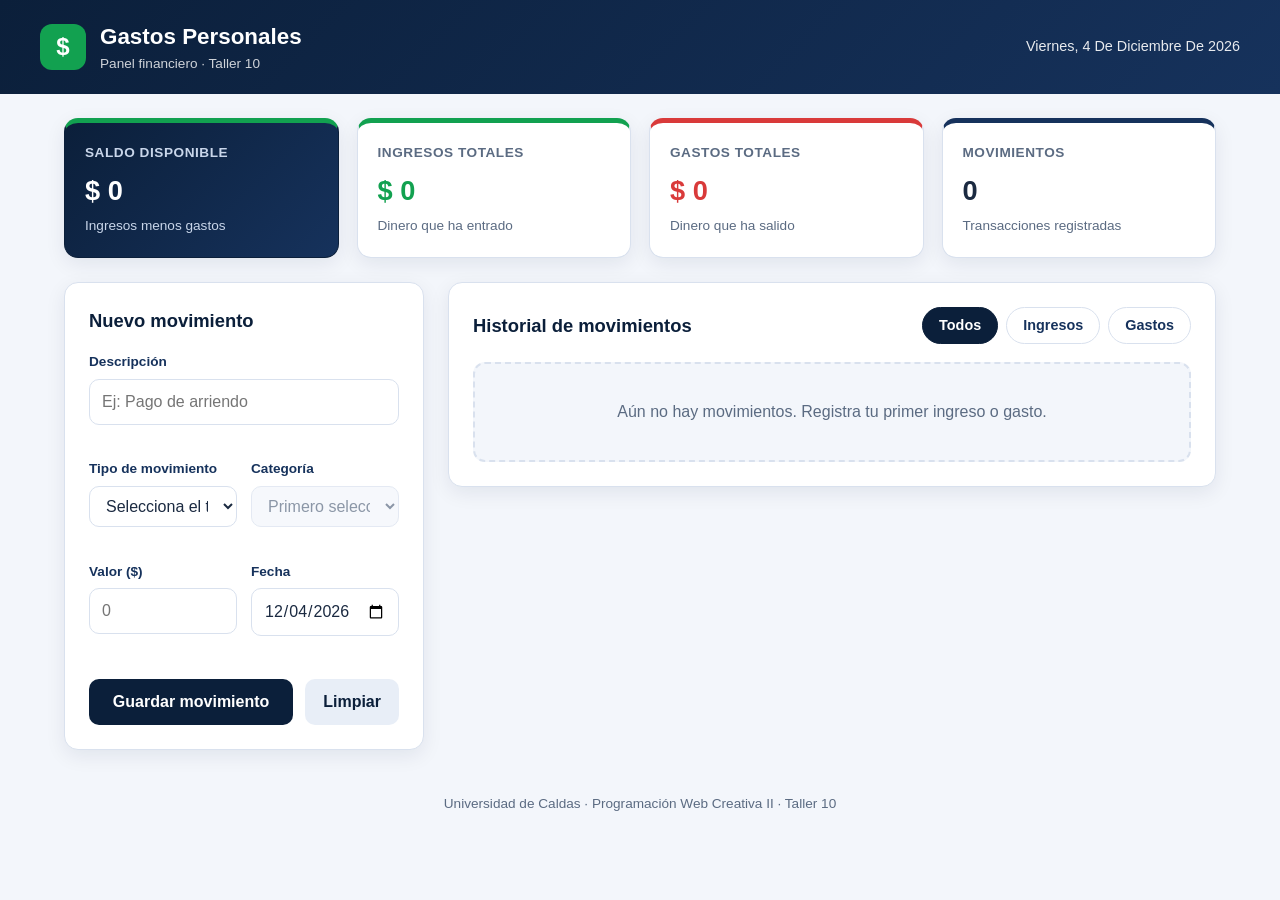
<file: codigos10/index.html>
<!DOCTYPE html>
<html lang="es">
<head>
  <meta charset="UTF-8">
  <meta name="viewport" content="width=device-width, initial-scale=1.0">
  <meta name="description" content="Gestión de gastos personales - Taller 10">
  <title>Gestión de Gastos Personales</title>
  <link rel="stylesheet" href="styles.css">
</head>
<body>


  <header class="encabezado">
    <div class="encabezado__contenido">
      <div class="marca">
        <span class="marca__icono" aria-hidden="true">$</span>
        <div>
          <h1 class="marca__titulo">Gastos Personales</h1>
          <p class="marca__subtitulo">Panel financiero &middot; Taller 10</p>
        </div>
      </div>
      <p class="encabezado__fecha" id="fechaActual"></p>
    </div>
  </header>


  <main class="contenedor">


    <div class="aviso" id="aviso" role="status" aria-live="polite" hidden></div>


    <section class="resumen" aria-label="Resumen financiero">
      <article class="tarjeta tarjeta--saldo">
        <h2 class="tarjeta__titulo">Saldo disponible</h2>
        <p class="tarjeta__valor" id="saldoTotal">$ 0</p>
        <p class="tarjeta__nota" id="notaSaldo">Ingresos menos gastos</p>
      </article>


      <article class="tarjeta tarjeta--ingreso">
        <h2 class="tarjeta__titulo">Ingresos totales</h2>
        <p class="tarjeta__valor" id="totalIngresos">$ 0</p>
        <p class="tarjeta__nota">Dinero que ha entrado</p>
      </article>


      <article class="tarjeta tarjeta--gasto">
        <h2 class="tarjeta__titulo">Gastos totales</h2>
        <p class="tarjeta__valor" id="totalGastos">$ 0</p>
        <p class="tarjeta__nota">Dinero que ha salido</p>
      </article>


      <article class="tarjeta tarjeta--movimientos">
        <h2 class="tarjeta__titulo">Movimientos</h2>
        <p class="tarjeta__valor" id="totalMovimientos">0</p>
        <p class="tarjeta__nota">Transacciones registradas</p>
      </article>
    </section>


    <div class="panel-principal">


      <section class="panel" aria-labelledby="tituloFormulario">
        <h2 class="panel__titulo" id="tituloFormulario">Nuevo movimiento</h2>


        <form id="formMovimiento" novalidate>
          <div class="campo">
            <label for="descripcion">Descripci&oacute;n</label>
            <input type="text" id="descripcion" name="descripcion"
                   maxlength="60" placeholder="Ej: Pago de arriendo"
                   autocomplete="off">
            <small class="error" id="errorDescripcion"></small>
          </div>


          <div class="campo-doble">
            <div class="campo">
              <label for="tipo">Tipo de movimiento</label>
              <select id="tipo" name="tipo">
                <option value="">Selecciona el tipo</option>
                <option value="ingreso">Ingreso</option>
                <option value="gasto">Gasto</option>
              </select>
              <small class="error" id="errorTipo"></small>
            </div>


            <div class="campo">
              <label for="categoria">Categor&iacute;a</label>
              <select id="categoria" name="categoria"></select>
              <small class="error" id="errorCategoria"></small>
            </div>
          </div>


          <div class="campo-doble">
            <div class="campo">
              <label for="valor">Valor ($)</label>
              <input type="number" id="valor" name="valor"
                     min="0" step="any" placeholder="0" inputmode="decimal">
              <small class="error" id="errorValor"></small>
            </div>


            <div class="campo">
              <label for="fecha">Fecha</label>
              <input type="date" id="fecha" name="fecha">
              <small class="error" id="errorFecha"></small>
            </div>
          </div>


          <div class="acciones">
            <button type="submit" class="btn btn--primario">
              Guardar movimiento
            </button>
            <button type="button" class="btn btn--secundario" id="btnLimpiar">
              Limpiar
            </button>
          </div>
        </form>
      </section>


      <section class="panel" aria-labelledby="tituloListado">
        <div class="listado__cabecera">
          <h2 class="panel__titulo" id="tituloListado">Historial de movimientos</h2>


          <div class="filtros" id="filtros" role="group"
               aria-label="Filtrar movimientos por tipo">
            <button type="button" class="filtro activo" data-filtro="todos"
                    aria-pressed="true">Todos</button>
            <button type="button" class="filtro" data-filtro="ingreso"
                    aria-pressed="false">Ingresos</button>
            <button type="button" class="filtro" data-filtro="gasto"
                    aria-pressed="false">Gastos</button>
          </div>
        </div>


        <div class="tabla-contenedor" id="tablaContenedor">
          <table class="tabla">
            <caption class="solo-lectores">Listado de movimientos financieros</caption>
            <thead>
              <tr>
                <th scope="col">Fecha</th>
                <th scope="col">Descripci&oacute;n</th>
                <th scope="col">Categor&iacute;a</th>
                <th scope="col">Tipo</th>
                <th scope="col" class="columna-valor">Valor</th>
                <th scope="col">Acci&oacute;n</th>
              </tr>
            </thead>
            <tbody id="cuerpoTabla"></tbody>
          </table>
        </div>


        <p class="vacio" id="mensajeVacio" hidden></p>
      </section>


    </div>
  </main>


  <footer class="pie">
    <p>
      Universidad de Caldas &middot; Programaci&oacute;n Web Creativa II
      &middot; Taller 10
    </p>
  </footer>


  <script src="script.js"></script>
</body>
</html>
</file>
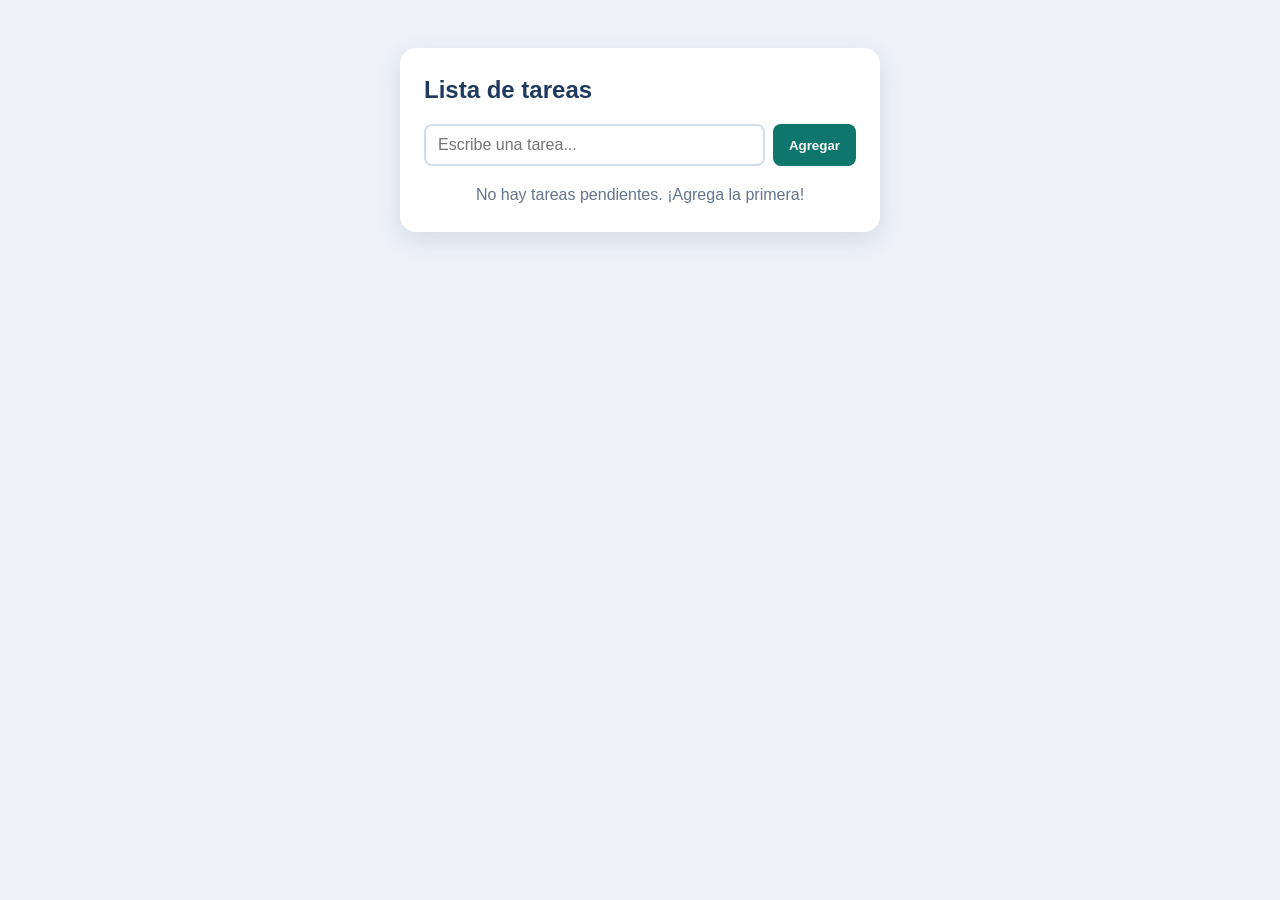
<file: codigos7/index.html>
<!DOCTYPE html>
<html lang="es">
<head>
  <meta charset="UTF-8">
  <meta name="viewport" content="width=device-width, initial-scale=1.0">
  <title>Lista de tareas</title>
  <link rel="stylesheet" href="styles.css">
</head>
<body>
  <main class="app">
    <h1>Lista de tareas</h1>
 
    <form id="formTarea" class="formulario">
      <input type="text" id="inputTarea" placeholder="Escribe una tarea..."
        maxlength="80" autocomplete="off" required>
      <button type="submit">Agregar</button>
    </form>
 
    <ul id="listaTareas"></ul>
    <p id="mensajeVacio">No hay tareas pendientes. ¡Agrega la primera!</p>
  </main>
 
  <script src="script.js"></script>
</body>
</html>
</file>
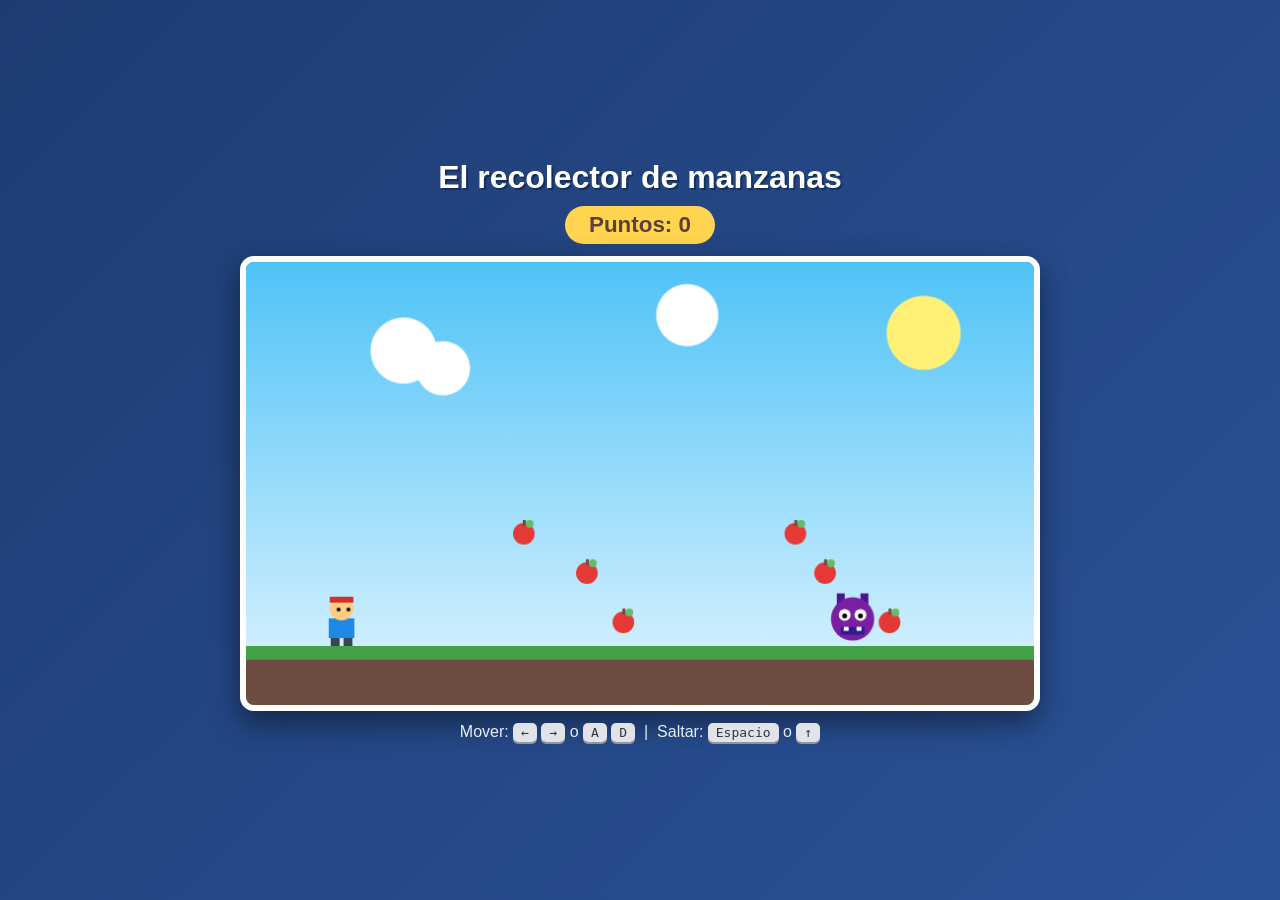
<file: codigos8/index.html>
<!DOCTYPE html>
<html lang="es">
<head>
  <meta charset="UTF-8">
  <meta name="viewport" content="width=device-width, initial-scale=1.0">
  <title>El recolector de manzanas</title>
  <link rel="stylesheet" href="styles.css">
</head>
<body>
  <main class="juego">
    <h1>El recolector de manzanas</h1>

    <div class="marcador">Puntos: <span id="puntos">0</span></div>

    <div class="contenedor">
      <!-- Aquí se dibuja el escenario con JavaScript -->
      <canvas id="lienzo" width="800" height="450"></canvas>

      <!-- Pantalla que aparece cuando el monstruo atrapa al personaje -->
      <div id="final" class="oculto">
        <h2>¡Juego terminado!</h2>
        <p>Puntuación final: <span id="puntosFinal">0</span></p>
        <button id="reiniciar">Volver a jugar</button>
      </div>
    </div>

    <p class="ayuda">
      Mover: <kbd>&larr;</kbd> <kbd>&rarr;</kbd> o <kbd>A</kbd> <kbd>D</kbd>
      &nbsp;|&nbsp;
      Saltar: <kbd>Espacio</kbd> o <kbd>&uarr;</kbd>
    </p>
  </main>

  <script src="script.js"></script>
</body>
</html>
</file>
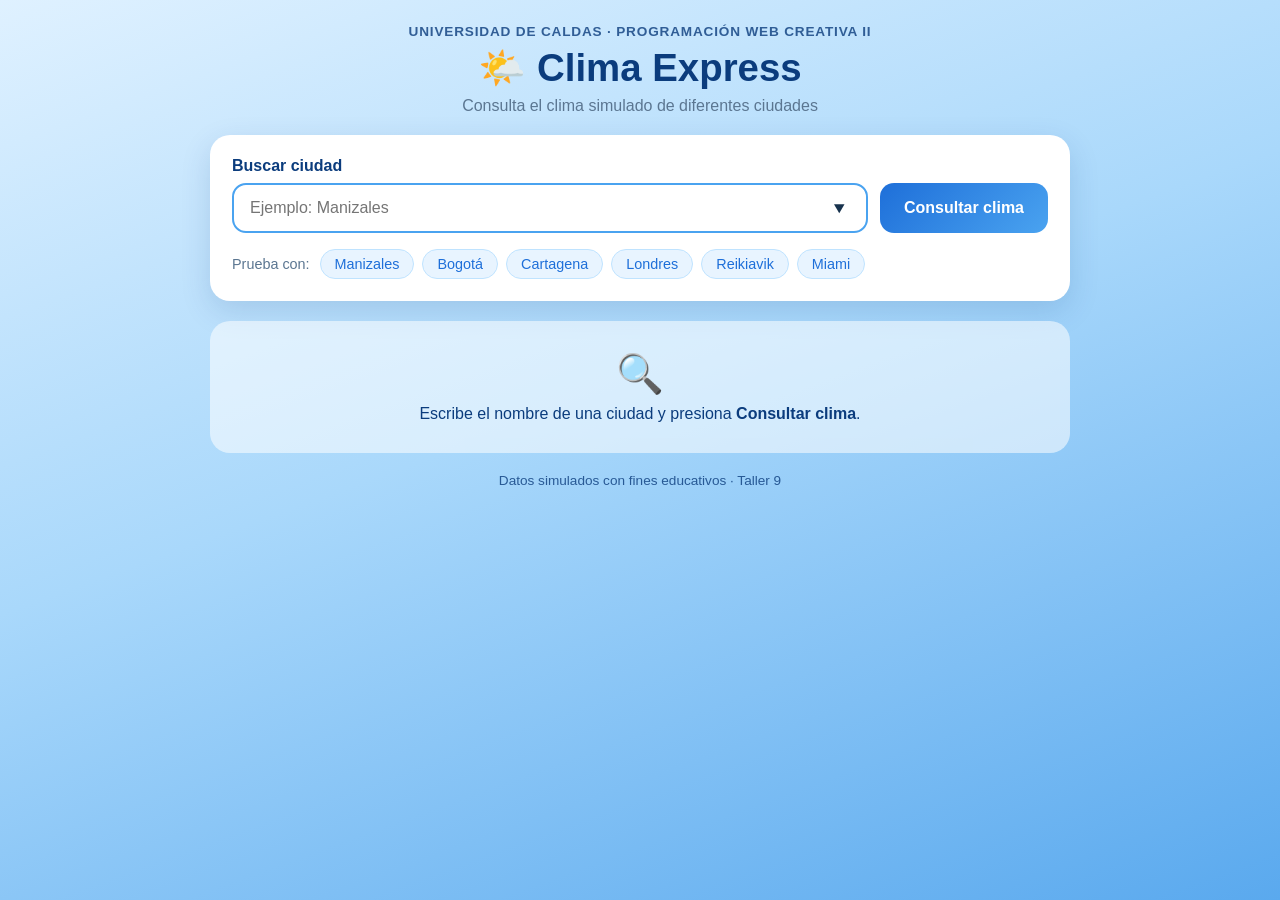
<file: codigos9/index.html>
<!DOCTYPE html>
<html lang="es">
<head>
  <!-- Codificación de caracteres y adaptación a dispositivos móviles -->
  <meta charset="UTF-8">
  <meta name="viewport" content="width=device-width, initial-scale=1.0">
  <title>Taller 9 - Aplicación del Clima</title>


  <!-- Enlace a la hoja de estilos externa -->
  <link rel="stylesheet" href="styles.css">
</head>
<body>
  <main class="app">


    <!-- Encabezado de la aplicación -->
    <header class="encabezado">
      <p class="encabezado__etiqueta">
        Universidad de Caldas · Programación Web Creativa II
      </p>
      <h1 class="encabezado__titulo"><span aria-hidden="true">🌤️</span> Clima Express</h1>
      <p class="encabezado__subtitulo">Consulta el clima simulado de diferentes ciudades</p>
    </header>


    <!-- Buscador de ciudades -->
    <section class="buscador" aria-label="Buscador de ciudades">
      <label class="buscador__etiqueta" for="campoCiudad">Buscar ciudad</label>
      <div class="buscador__fila">
        <input id="campoCiudad" class="buscador__campo" type="text" list="listaCiudades"
               placeholder="Ejemplo: Manizales" autocomplete="off" maxlength="40">
        <datalist id="listaCiudades"></datalist>
        <button id="botonConsultar" class="buscador__boton" type="button">
          Consultar clima
        </button>
      </div>
      <p id="mensajeError" class="mensaje-error" role="alert" hidden></p>
      <div class="sugerencias">
        <span class="sugerencias__texto">Prueba con:</span>
        <div id="contenedorSugerencias" class="sugerencias__lista"></div>
      </div>
    </section>


    <!-- Mensaje inicial (visible antes de la primera consulta) -->
    <section id="mensajeInicial" class="inicio">
      <p class="inicio__icono" aria-hidden="true">🔍</p>
      <p>Escribe el nombre de una ciudad y presiona <strong>Consultar clima</strong>.</p>
    </section>


    <!-- Resultado de la consulta (oculto hasta que exista una ciudad válida) -->
    <section id="resultado" class="resultado" aria-live="polite" hidden>


      <!-- Tarjeta principal: ciudad, estado y temperatura -->
      <article id="tarjetaPrincipal" class="tarjeta-principal">
        <div class="tarjeta-principal__info">
          <h2 id="nombreCiudad" class="tarjeta-principal__ciudad"></h2>
          <p id="nombrePais" class="tarjeta-principal__pais"></p>
          <p id="fechaActual" class="tarjeta-principal__fecha"></p>
          <p id="estadoClima" class="tarjeta-principal__estado"></p>
        </div>
        <div class="tarjeta-principal__clima">
          <span id="iconoClima" class="tarjeta-principal__icono" aria-hidden="true"></span>
          <p class="tarjeta-principal__temperatura"><span id="temperatura"></span>°C</p>
        </div>
      </article>


      <!-- Tarjetas de detalle: sensación térmica, humedad y viento -->
      <div class="detalles">
        <article class="detalle">
          <p class="detalle__icono" aria-hidden="true">🌡️</p>
          <p class="detalle__titulo">Sensación térmica</p>
          <p class="detalle__valor"><span id="sensacion"></span>°C</p>
        </article>


        <article class="detalle">
          <p class="detalle__icono" aria-hidden="true">💧</p>
          <p class="detalle__titulo">Humedad</p>
          <p class="detalle__valor"><span id="humedad"></span>%</p>
          <div class="barra"><div id="barraHumedad" class="barra__relleno"></div></div>
        </article>


        <article class="detalle">
          <p class="detalle__icono" aria-hidden="true">💨</p>
          <p class="detalle__titulo">Velocidad del viento</p>
          <p class="detalle__valor"><span id="viento"></span> km/h</p>
        </article>
      </div>


      <!-- Pronóstico simulado de cinco días -->
      <section class="pronostico">
        <h3 class="pronostico__titulo">Pronóstico de 5 días</h3>
        <div id="listaPronostico" class="pronostico__lista"></div>
      </section>
    </section>


    <footer class="pie">Datos simulados con fines educativos · Taller 9</footer>
  </main>


  <!-- Enlace al archivo de JavaScript (al final para que el HTML ya exista) -->
  <script src="script.js"></script>
</body>
</html>
</file>
<file: codigos10/styles.css>
/* ==========================================================
   Taller 10 - Sistema de Gestión de Gastos Personales
   Universidad de Caldas - Programación Web Creativa II
   ========================================================== */


/* ---------- 1. Variables de diseño ---------- */
:root {
  --azul-oscuro: #0b1f3a;
  --azul-medio: #16325c;
  --azul-claro: #e8eef7;
  --verde: #12a150;
  --verde-oscuro: #0c7a3a;
  --verde-fondo: #e6f6ed;
  --rojo: #d93a3a;
  --rojo-oscuro: #b02a2a;
  --rojo-fondo: #fdeaea;
  --blanco: #ffffff;
  --fondo: #f3f6fb;
  --texto: #1b2a41;
  --texto-suave: #5b6b82;
  --borde: #d9e1ee;
  --radio: 14px;
  --sombra: 0 6px 20px rgba(11, 31, 58, 0.08);
}


/* ---------- 2. Reinicio y base ---------- */
*,
*::before,
*::after {
  box-sizing: border-box;
}


[hidden] {
  display: none !important;
}


body {
  margin: 0;
  font-family: "Segoe UI", Roboto, "Helvetica Neue", Arial, sans-serif;
  font-size: 16px;
  line-height: 1.5;
  color: var(--texto);
  background-color: var(--fondo);
}


h1,
h2,
p {
  margin: 0;
}


.solo-lectores {
  position: absolute;
  width: 1px;
  height: 1px;
  overflow: hidden;
  clip: rect(0, 0, 0, 0);
  white-space: nowrap;
}


/* ---------- 3. Encabezado (Flexbox) ---------- */
.encabezado {
  background: linear-gradient(135deg, var(--azul-oscuro), var(--azul-medio));
  color: var(--blanco);
  padding: 20px 24px;
}


.encabezado__contenido {
  display: flex;
  align-items: center;
  justify-content: space-between;
  gap: 16px;
  max-width: 1200px;
  margin: 0 auto;
}


.marca {
  display: flex;
  align-items: center;
  gap: 14px;
}


.marca__icono {
  display: flex;
  align-items: center;
  justify-content: center;
  width: 46px;
  height: 46px;
  border-radius: 12px;
  background-color: var(--verde);
  font-size: 1.5rem;
  font-weight: 700;
}


.marca__titulo {
  font-size: 1.4rem;
  font-weight: 700;
}


.marca__subtitulo {
  font-size: 0.85rem;
  opacity: 0.8;
}


.encabezado__fecha {
  font-size: 0.9rem;
  text-transform: capitalize;
  opacity: 0.9;
}


/* ---------- 4. Contenedor y avisos ---------- */
.contenedor {
  max-width: 1200px;
  margin: 0 auto;
  padding: 24px;
}


.aviso {
  margin-bottom: 18px;
  padding: 12px 16px;
  border-radius: 10px;
  font-weight: 600;
  border: 1px solid transparent;
}


.aviso--exito {
  color: var(--verde-oscuro);
  background-color: var(--verde-fondo);
  border-color: var(--verde);
}


.aviso--error {
  color: var(--rojo-oscuro);
  background-color: var(--rojo-fondo);
  border-color: var(--rojo);
}


/* ---------- 5. Tarjetas de indicadores (Grid) ---------- */
.resumen {
  display: grid;
  grid-template-columns: repeat(4, 1fr);
  gap: 18px;
  margin-bottom: 24px;
}


.tarjeta {
  padding: 20px;
  background-color: var(--blanco);
  border: 1px solid var(--borde);
  border-top: 5px solid var(--azul-medio);
  border-radius: var(--radio);
  box-shadow: var(--sombra);
}


.tarjeta__titulo {
  font-size: 0.85rem;
  font-weight: 600;
  letter-spacing: 0.04em;
  text-transform: uppercase;
  color: var(--texto-suave);
}


.tarjeta__valor {
  margin: 8px 0 4px;
  font-size: 1.7rem;
  font-weight: 700;
  word-break: break-word;
}


.tarjeta__nota {
  font-size: 0.85rem;
  color: var(--texto-suave);
}


.tarjeta--saldo {
  color: var(--blanco);
  background: linear-gradient(135deg, var(--azul-oscuro), var(--azul-medio));
  border-color: var(--azul-oscuro);
  border-top-color: var(--verde);
}


.tarjeta--saldo .tarjeta__titulo,
.tarjeta--saldo .tarjeta__nota {
  color: #c9d6ea;
}


.tarjeta--saldo.saldo-negativo {
  border-top-color: var(--rojo);
}


.tarjeta--saldo.saldo-negativo .tarjeta__valor {
  color: #ff9a9a;
}


.tarjeta--ingreso {
  border-top-color: var(--verde);
}


.tarjeta--ingreso .tarjeta__valor {
  color: var(--verde);
}


.tarjeta--gasto {
  border-top-color: var(--rojo);
}


.tarjeta--gasto .tarjeta__valor {
  color: var(--rojo);
}


/* ---------- 6. Distribución principal (Grid) ---------- */
.panel-principal {
  display: grid;
  grid-template-columns: 360px 1fr;
  gap: 24px;
  align-items: start;
}


.panel {
  padding: 24px;
  background-color: var(--blanco);
  border: 1px solid var(--borde);
  border-radius: var(--radio);
  box-shadow: var(--sombra);
  min-width: 0;
}


.panel__titulo {
  margin-bottom: 18px;
  font-size: 1.15rem;
  color: var(--azul-oscuro);
}


/* ---------- 7. Formulario ---------- */
.campo {
  display: flex;
  flex-direction: column;
  gap: 6px;
  margin-bottom: 16px;
  min-width: 0;
}


.campo-doble {
  display: grid;
  grid-template-columns: 1fr 1fr;
  gap: 14px;
}


label {
  font-size: 0.85rem;
  font-weight: 600;
  color: var(--azul-medio);
}


input,
select {
  width: 100%;
  padding: 10px 12px;
  font: inherit;
  color: var(--texto);
  background-color: var(--blanco);
  border: 1.5px solid var(--borde);
  border-radius: 10px;
  transition: border-color 0.2s, box-shadow 0.2s;
}


input:focus,
select:focus {
  outline: none;
  border-color: var(--azul-medio);
  box-shadow: 0 0 0 3px rgba(22, 50, 92, 0.18);
}


select:disabled {
  color: var(--texto-suave);
  background-color: var(--fondo);
}


.campo--error input,
.campo--error select {
  border-color: var(--rojo);
  background-color: var(--rojo-fondo);
}


.error {
  min-height: 1em;
  font-size: 0.8rem;
  color: var(--rojo-oscuro);
}


.acciones {
  display: flex;
  gap: 12px;
  margin-top: 8px;
}


.btn {
  padding: 11px 18px;
  font: inherit;
  font-weight: 600;
  border: none;
  border-radius: 10px;
  cursor: pointer;
  transition: transform 0.1s, background-color 0.2s;
}


.btn:active {
  transform: scale(0.98);
}


.btn--primario {
  flex: 1;
  color: var(--blanco);
  background-color: var(--azul-oscuro);
}


.btn--primario:hover {
  background-color: var(--azul-medio);
}


.btn--secundario {
  color: var(--azul-oscuro);
  background-color: var(--azul-claro);
}


.btn--secundario:hover {
  background-color: #d5e0f0;
}


/* ---------- 8. Filtros y tabla ---------- */
.listado__cabecera {
  display: flex;
  flex-wrap: wrap;
  align-items: center;
  justify-content: space-between;
  gap: 12px;
  margin-bottom: 18px;
}


.listado__cabecera .panel__titulo {
  margin-bottom: 0;
}


.filtros {
  display: flex;
  gap: 8px;
}


.filtro {
  padding: 7px 16px;
  font: inherit;
  font-size: 0.9rem;
  font-weight: 600;
  color: var(--azul-medio);
  background-color: var(--blanco);
  border: 1.5px solid var(--borde);
  border-radius: 999px;
  cursor: pointer;
  transition: background-color 0.2s, color 0.2s;
}


.filtro:hover {
  background-color: var(--azul-claro);
}


.filtro.activo {
  color: var(--blanco);
  background-color: var(--azul-oscuro);
  border-color: var(--azul-oscuro);
}


.tabla-contenedor {
  overflow-x: auto;
}


.tabla {
  width: 100%;
  border-collapse: collapse;
  font-size: 0.95rem;
}


.tabla th {
  padding: 10px 12px;
  text-align: left;
  font-size: 0.8rem;
  letter-spacing: 0.04em;
  text-transform: uppercase;
  color: var(--texto-suave);
  background-color: var(--fondo);
  border-bottom: 2px solid var(--borde);
}


.tabla td {
  padding: 12px;
  border-bottom: 1px solid var(--borde);
  vertical-align: middle;
}


.tabla tbody tr:hover {
  background-color: #f8fafd;
}


.columna-valor,
.celda-valor {
  text-align: right;
  white-space: nowrap;
}


.celda-valor {
  font-weight: 700;
}


.valor--ingreso {
  color: var(--verde);
}


.valor--gasto {
  color: var(--rojo);
}


.insignia {
  display: inline-block;
  padding: 3px 12px;
  font-size: 0.8rem;
  font-weight: 700;
  border-radius: 999px;
}


.insignia--ingreso {
  color: var(--verde-oscuro);
  background-color: var(--verde-fondo);
}


.insignia--gasto {
  color: var(--rojo-oscuro);
  background-color: var(--rojo-fondo);
}


.btn-eliminar {
  padding: 6px 12px;
  font: inherit;
  font-size: 0.85rem;
  font-weight: 600;
  color: var(--rojo-oscuro);
  background-color: var(--rojo-fondo);
  border: 1px solid transparent;
  border-radius: 8px;
  cursor: pointer;
  transition: background-color 0.2s, color 0.2s;
}


.btn-eliminar:hover {
  color: var(--blanco);
  background-color: var(--rojo);
}


.vacio {
  padding: 36px 16px;
  text-align: center;
  color: var(--texto-suave);
  background-color: var(--fondo);
  border: 2px dashed var(--borde);
  border-radius: 12px;
}


/* ---------- 9. Pie de página ---------- */
.pie {
  padding: 20px;
  text-align: center;
  font-size: 0.85rem;
  color: var(--texto-suave);
}


/* ---------- 10. Diseño responsive (Media queries) ---------- */
@media (max-width: 1000px) {
  .resumen {
    grid-template-columns: repeat(2, 1fr);
  }


  .panel-principal {
    grid-template-columns: 1fr;
  }
}


@media (max-width: 640px) {
  .contenedor {
    padding: 16px;
  }


  .encabezado__contenido {
    flex-direction: column;
    align-items: flex-start;
  }


  .resumen {
    grid-template-columns: 1fr;
  }


  .campo-doble {
    grid-template-columns: 1fr;
    gap: 0;
  }


  .panel {
    padding: 18px;
  }


  /* La tabla se transforma en tarjetas apiladas */
  .tabla thead {
    position: absolute;
    width: 1px;
    height: 1px;
    overflow: hidden;
    clip: rect(0, 0, 0, 0);
  }


  .tabla,
  .tabla tbody,
  .tabla tr,
  .tabla td {
    display: block;
    width: 100%;
  }


  .tabla tr {
    margin-bottom: 14px;
    padding: 6px 12px;
    border: 1px solid var(--borde);
    border-radius: 12px;
  }


  .tabla td {
    display: flex;
    align-items: center;
    justify-content: space-between;
    gap: 12px;
    padding: 8px 0;
    text-align: right;
    border-bottom: 1px dashed var(--borde);
  }


  .tabla td:last-child {
    border-bottom: none;
  }


  .tabla td::before {
    content: attr(data-label);
    font-size: 0.75rem;
    font-weight: 700;
    text-align: left;
    text-transform: uppercase;
    color: var(--texto-suave);
  }
}
</file>
<file: codigos7/styles.css>
* { box-sizing: border-box; margin: 0; padding: 0; }
 
body {
  min-height: 100vh;
  display: flex;
  justify-content: center;
  align-items: flex-start;
  padding: 48px 16px;
  font-family: "Segoe UI", Arial, sans-serif;
  background: #eef2f7;
}
 
.app {
  width: min(100%, 480px);
  padding: 28px 24px;
  background: #ffffff;
  border-radius: 16px;
  box-shadow: 0 8px 24px rgba(31, 58, 95, 0.12);
}
 
h1 { margin-bottom: 20px; font-size: 1.5rem; color: #1f3a5f; }
.formulario { display: flex; gap: 8px; margin-bottom: 20px; }
 
input[type="text"] {
  flex: 1;
  padding: 10px 12px;
  font-size: 1rem;
  border: 2px solid #d5dde8;
  border-radius: 8px;
  outline: none;
}
 
input[type="text"]:focus { border-color: #0f766e; }
 
button {
  padding: 10px 16px;
  font-weight: 600;
  color: #ffffff;
  background: #0f766e;
  border: none;
  border-radius: 8px;
  cursor: pointer;
}
 
ul { list-style: none; }
 
li {
  display: flex;
  align-items: center;
  gap: 10px;
  padding: 10px 4px;
  border-bottom: 1px solid #e5eaf1;
}
 
li span { flex: 1; word-break: break-word; }
li.completada span { color: #94a3b8; text-decoration: line-through; }
.eliminar { padding: 6px 10px; font-size: 0.8rem; background: #c53030; }
#mensajeVacio { text-align: center; color: #64748b; }
</file>
<file: codigos8/styles.css>
* { box-sizing: border-box; margin: 0; padding: 0; }

body {
  min-height: 100vh;
  display: flex; align-items: center; justify-content: center;
  background: linear-gradient(135deg, #1e3c72, #2a5298);
  font-family: "Segoe UI", Arial, sans-serif;
  color: #fff;
}

.juego { padding: 16px; text-align: center; }
h1 { margin-bottom: 10px; font-size: 2rem; text-shadow: 2px 2px 0 rgba(0, 0, 0, 0.3); }

.marcador {
  display: inline-block; margin-bottom: 12px; padding: 6px 24px;
  font-size: 1.4rem; font-weight: bold;
  color: #5d4037; background: #ffd54f; border-radius: 999px;
}

.contenedor {
  position: relative; width: 800px; max-width: 95vw; margin: 0 auto;
  overflow: hidden; border: 6px solid #fff; border-radius: 14px;
  box-shadow: 0 12px 30px rgba(0, 0, 0, 0.45);
}

/* Cielo, sol y nubes hechos solo con CSS */
canvas {
  display: block; width: 100%; height: auto;
  background:
    radial-gradient(circle at 86% 16%, #fff176 0 36px, transparent 38px),
    radial-gradient(circle at 20% 20%, #fff 0 32px, transparent 34px),
    radial-gradient(circle at 25% 24%, #fff 0 26px, transparent 28px),
    radial-gradient(circle at 56% 12%, #fff 0 30px, transparent 32px),
    linear-gradient(#4fc3f7, #e1f5fe);
}

/* Pantalla de fin de juego */
#final {
  position: absolute; inset: 0;
  display: flex; flex-direction: column; align-items: center; justify-content: center;
  gap: 14px; background: rgba(0, 0, 0, 0.72);
}
#final h2 { font-size: 2.6rem; color: #ff8a80; }
#final p { font-size: 1.5rem; }

button {
  padding: 10px 30px; font-size: 1.1rem; font-weight: bold;
  color: #fff; background: #43a047;
  border: none; border-radius: 10px; cursor: pointer;
  transition: transform 0.15s, background 0.15s;
}
button:hover { background: #2e7d32; transform: scale(1.06); }

.ayuda { margin-top: 12px; opacity: 0.9; }
kbd {
  padding: 2px 8px; color: #333; background: #f5f5f5;
  border-radius: 5px; box-shadow: 0 2px 0 #9e9e9e;
}
.oculto { display: none !important; }
</file>
<file: codigos9/styles.css>
/* ==========================================================
   Taller 9 - Aplicación del Clima
   Universidad de Caldas - Programación Web Creativa II
   ========================================================== */


/* 1. Variables de color y medidas reutilizables */
:root {
  --azul-oscuro: #0b3c7d;
  --azul: #1e6fd9;
  --azul-claro: #4aa3f0;
  --celeste: #bfe3ff;
  --celeste-suave: #e8f4ff;
  --blanco: #ffffff;
  --texto: #17324d;
  --texto-suave: #5b7691;
  --error: #c0392b;
  --radio: 20px;
  --sombra: 0 10px 30px rgba(11, 60, 125, 0.15);
}


/* 2. Reinicio básico */
*,
*::before,
*::after {
  box-sizing: border-box;
  margin: 0;
  padding: 0;
}


/* Garantiza que el atributo hidden siempre oculte el elemento */
[hidden] {
  display: none !important;
}


body {
  min-height: 100vh;
  padding: 24px 16px;
  font-family: "Segoe UI", Roboto, "Helvetica Neue", Arial, sans-serif;
  color: var(--texto);
  background: linear-gradient(160deg, #dff1ff 0%, #a9d8fb 45%, #5aa9ee 100%);
  background-attachment: fixed;
}


/* 3. Contenedor general */
.app {
  max-width: 860px;
  margin: 0 auto;
  display: flex;
  flex-direction: column;
  gap: 20px;
}


/* 4. Encabezado */
.encabezado {
  text-align: center;
  color: var(--azul-oscuro);
}


.encabezado__etiqueta {
  font-size: 0.85rem;
  font-weight: 600;
  letter-spacing: 0.06em;
  text-transform: uppercase;
  opacity: 0.8;
}


.encabezado__titulo {
  margin: 6px 0;
  font-size: 2.4rem;
  font-weight: 800;
}


.encabezado__subtitulo {
  color: var(--texto-suave);
}


/* 5. Buscador */
.buscador {
  padding: 22px;
  background: var(--blanco);
  border-radius: var(--radio);
  box-shadow: var(--sombra);
}


.buscador__etiqueta {
  display: block;
  margin-bottom: 8px;
  font-weight: 600;
  color: var(--azul-oscuro);
}


.buscador__fila {
  display: flex;
  gap: 12px;
}


.buscador__campo {
  flex: 1;
  padding: 14px 16px;
  font-size: 1rem;
  color: var(--texto);
  background: var(--celeste-suave);
  border: 2px solid transparent;
  border-radius: 14px;
  outline: none;
  transition: border-color 0.2s, background 0.2s;
}


.buscador__campo:focus {
  background: var(--blanco);
  border-color: var(--azul-claro);
}


.buscador__campo--error {
  border-color: var(--error);
}


.buscador__boton {
  padding: 14px 24px;
  font-size: 1rem;
  font-weight: 700;
  color: var(--blanco);
  background: linear-gradient(135deg, var(--azul), var(--azul-claro));
  border: none;
  border-radius: 14px;
  cursor: pointer;
  transition: transform 0.15s, box-shadow 0.15s;
}


.buscador__boton:hover {
  transform: translateY(-2px);
  box-shadow: 0 8px 18px rgba(30, 111, 217, 0.35);
}


.buscador__boton:active {
  transform: translateY(0);
}


.mensaje-error {
  margin-top: 12px;
  padding: 10px 14px;
  font-size: 0.95rem;
  color: var(--error);
  background: #fdecea;
  border-left: 4px solid var(--error);
  border-radius: 10px;
}


/* 6. Sugerencias de ciudades */
.sugerencias {
  display: flex;
  flex-wrap: wrap;
  align-items: center;
  gap: 10px;
  margin-top: 16px;
}


.sugerencias__texto {
  font-size: 0.9rem;
  color: var(--texto-suave);
}


.sugerencias__lista {
  display: flex;
  flex-wrap: wrap;
  gap: 8px;
}


.sugerencia {
  padding: 6px 14px;
  font-size: 0.9rem;
  color: var(--azul);
  background: var(--celeste-suave);
  border: 1px solid var(--celeste);
  border-radius: 999px;
  cursor: pointer;
  transition: background 0.2s, color 0.2s;
}


.sugerencia:hover {
  color: var(--blanco);
  background: var(--azul);
}


/* 7. Mensaje inicial */
.inicio {
  padding: 30px 20px;
  text-align: center;
  color: var(--azul-oscuro);
  background: rgba(255, 255, 255, 0.55);
  border-radius: var(--radio);
}


.inicio__icono {
  margin-bottom: 8px;
  font-size: 2.4rem;
}


/* 8. Resultado */
.resultado {
  display: flex;
  flex-direction: column;
  gap: 20px;
}


.resultado--animar {
  animation: aparecer 0.5s ease;
}


@keyframes aparecer {
  from {
    opacity: 0;
    transform: translateY(14px);
  }
  to {
    opacity: 1;
    transform: translateY(0);
  }
}


/* Tarjeta principal */
.tarjeta-principal {
  display: flex;
  justify-content: space-between;
  align-items: center;
  gap: 20px;
  padding: 30px;
  color: var(--blanco);
  background: linear-gradient(135deg, var(--azul), var(--azul-claro));
  border-radius: 28px;
  box-shadow: var(--sombra);
}


/* Color de la tarjeta según el estado del clima */
.tarjeta-principal[data-clima="soleado"] {
  background: linear-gradient(135deg, #1c7ed6, #74c0fc);
}
.tarjeta-principal[data-clima="parcial"] {
  background: linear-gradient(135deg, #2f80d1, #8fc5f2);
}
.tarjeta-principal[data-clima="nublado"] {
  background: linear-gradient(135deg, #4f78a8, #9ab7d3);
}
.tarjeta-principal[data-clima="lluvia"] {
  background: linear-gradient(135deg, #27496d, #5a7fa6);
}
.tarjeta-principal[data-clima="tormenta"] {
  background: linear-gradient(135deg, #1b2a49, #4a5a7a);
}
.tarjeta-principal[data-clima="nieve"] {
  background: linear-gradient(135deg, #4d8bc0, #b5d8f2);
}
.tarjeta-principal[data-clima="niebla"] {
  background: linear-gradient(135deg, #5d7b93, #a9bccb);
}


.tarjeta-principal__ciudad {
  font-size: 2rem;
  font-weight: 800;
}


.tarjeta-principal__pais,
.tarjeta-principal__fecha {
  opacity: 0.9;
}


.tarjeta-principal__estado {
  display: inline-block;
  margin-top: 14px;
  padding: 6px 16px;
  font-weight: 600;
  background: rgba(255, 255, 255, 0.22);
  border-radius: 999px;
}


.tarjeta-principal__clima {
  text-align: center;
}


.tarjeta-principal__icono {
  display: block;
  font-size: 4.5rem;
  line-height: 1;
}


.tarjeta-principal__temperatura {
  font-size: 3.6rem;
  font-weight: 800;
  line-height: 1.1;
}


/* Tarjetas de detalle */
.detalles {
  display: grid;
  grid-template-columns: repeat(3, 1fr);
  gap: 16px;
}


.detalle {
  padding: 20px;
  text-align: center;
  background: var(--blanco);
  border-radius: var(--radio);
  box-shadow: var(--sombra);
}


.detalle__icono {
  font-size: 1.8rem;
}


.detalle__titulo {
  margin: 6px 0;
  font-size: 0.9rem;
  color: var(--texto-suave);
}


.detalle__valor {
  font-size: 1.7rem;
  font-weight: 800;
  color: var(--azul-oscuro);
}


.barra {
  height: 8px;
  margin-top: 10px;
  overflow: hidden;
  background: var(--celeste-suave);
  border-radius: 999px;
}


.barra__relleno {
  height: 100%;
  width: 0;
  background: linear-gradient(90deg, var(--azul-claro), var(--azul));
  border-radius: 999px;
  transition: width 0.6s ease;
}


/* Pronóstico */
.pronostico {
  padding: 22px;
  background: var(--blanco);
  border-radius: var(--radio);
  box-shadow: var(--sombra);
}


.pronostico__titulo {
  margin-bottom: 14px;
  color: var(--azul-oscuro);
}


.pronostico__lista {
  display: grid;
  grid-template-columns: repeat(auto-fit, minmax(110px, 1fr));
  gap: 12px;
}


.dia {
  padding: 14px 8px;
  text-align: center;
  background: var(--celeste-suave);
  border-radius: 16px;
}


.dia__nombre {
  font-weight: 700;
  text-transform: capitalize;
  color: var(--azul-oscuro);
}


.dia__icono {
  margin: 6px 0;
  font-size: 1.8rem;
}


.dia__maxima {
  font-weight: 700;
}


.dia__minima {
  font-size: 0.9rem;
  color: var(--texto-suave);
}


/* 9. Pie de página */
.pie {
  padding-bottom: 10px;
  text-align: center;
  font-size: 0.85rem;
  color: var(--azul-oscuro);
  opacity: 0.8;
}


/* 10. Diseño adaptable (tabletas y móviles) */
@media (max-width: 640px) {
  .encabezado__titulo {
    font-size: 1.9rem;
  }


  .buscador__fila {
    flex-direction: column;
  }


  .tarjeta-principal {
    flex-direction: column;
    text-align: center;
    padding: 24px 18px;
  }


  .detalles {
    grid-template-columns: 1fr;
  }
}
</file>
